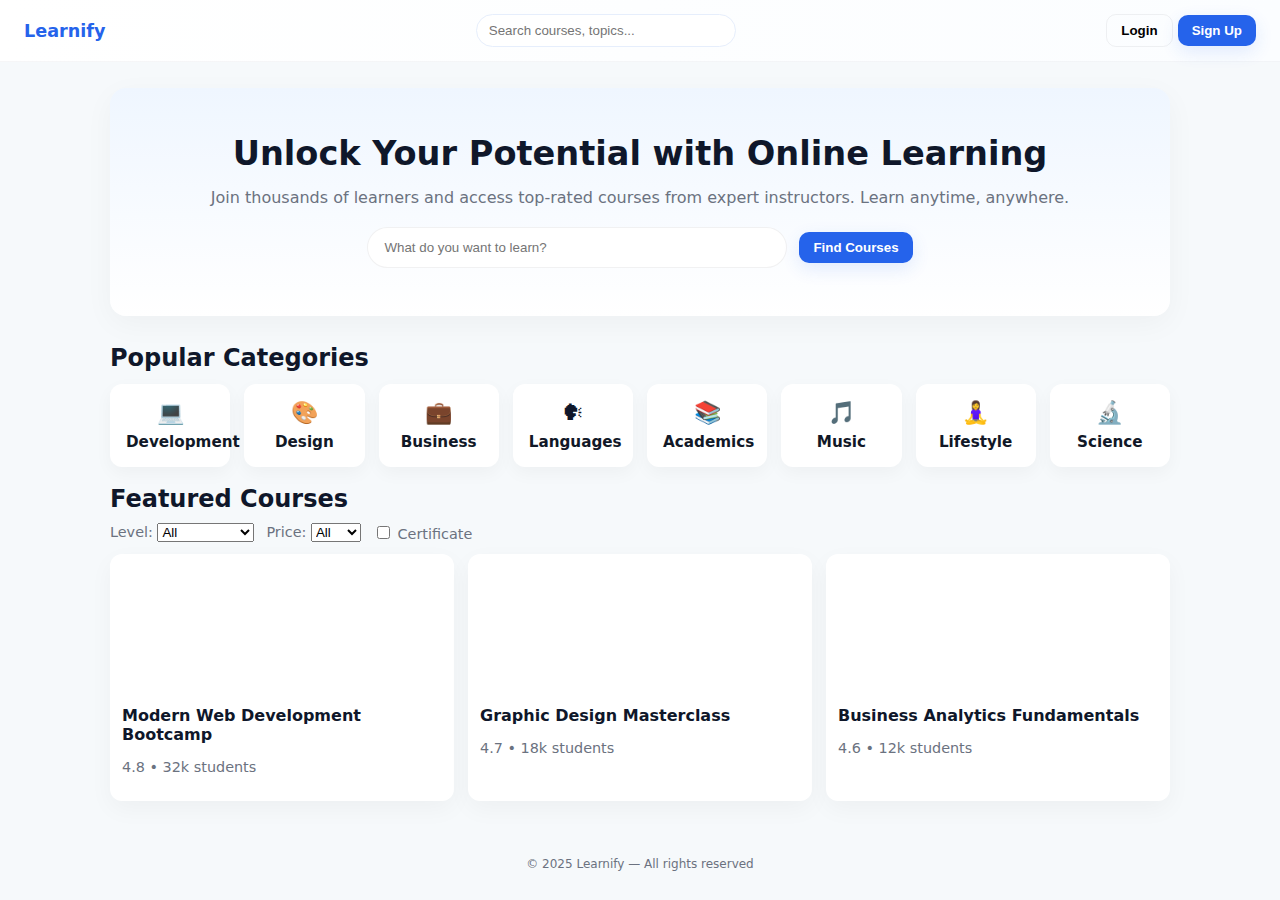
<file: Capstone Project/index.html>
<!doctype html>
<html lang="en">
<head>
  <meta charset="utf-8" />
  <meta name="viewport" content="width=device-width,initial-scale=1" />
  <title>Learnify — Hero & Courses</title>
  <link rel="stylesheet" href="style.css" />
</head>
<body>
  <header class="topbar">
    <div class="brand">Learnify</div>
    <div class="search">
      <input type="search" placeholder="Search courses, topics..." aria-label="Search courses"/>
    </div>
    <div class="auth">
      <button class="btn ghost">Login</button>
      <button class="btn primary">Sign Up</button>
    </div>
  </header>

  <main>
    <section class="hero">
      <div class="hero-inner">
        <h1>Unlock Your Potential with Online Learning</h1>
        <p class="lead">Join thousands of learners and access top-rated courses from expert instructors. Learn anytime, anywhere.</p>

        <form class="hero-search" onsubmit="return false">
          <input type="text" placeholder="What do you want to learn?" aria-label="What do you want to learn?">
          <button class="btn primary">Find Courses</button>
        </form>
      </div>
    </section>

    <section class="categories">
      <h2>Popular Categories</h2>
      <div class="grid categories-grid">
        <div class="cat">
          <div class="icon">💻</div>
          <div class="label">Development</div>
        </div>
        <div class="cat">
          <div class="icon">🎨</div>
          <div class="label">Design</div>
        </div>
        <div class="cat">
          <div class="icon">💼</div>
          <div class="label">Business</div>
        </div>
        <div class="cat">
          <div class="icon">🗣</div>
          <div class="label">Languages</div>
        </div>
        <div class="cat">
          <div class="icon">📚</div>
          <div class="label">Academics</div>
        </div>
        <div class="cat">
          <div class="icon">🎵</div>
          <div class="label">Music</div>
        </div>
        <div class="cat">
          <div class="icon">🧘‍♀</div>
          <div class="label">Lifestyle</div>
        </div>
        <div class="cat">
          <div class="icon">🔬</div>
          <div class="label">Science</div>
        </div>
      </div>
    </section>

    <section class="featured">
      <h2>Featured Courses</h2>

      <div class="controls">
        <label>Level:
          <select>
            <option>All</option>
            <option>Beginner</option>
            <option>Intermediate</option>
            <option>Advanced</option>
          </select>
        </label>
        <label>Price:
          <select>
            <option>All</option>
            <option>Free</option>
            <option>Paid</option>
          </select>
        </label>
        <label class="chk">
          <input type="checkbox"> Certificate
        </label>
      </div>

      <div class="grid courses-grid">
        <article class="card">
          <div class="thumb" style="background-image: url('https://picsum.photos/seed/web/600/300')"></div>
          <div class="card-body">
            <h3>Modern Web Development Bootcamp</h3>
            <p class="meta">4.8 • 32k students</p>
          </div>
        </article>

        <article class="card">
          <div class="thumb" style="background-image: url('https://picsum.photos/seed/design/600/300')"></div>
          <div class="card-body">
            <h3>Graphic Design Masterclass</h3>
            <p class="meta">4.7 • 18k students</p>
          </div>
        </article>

        <article class="card">
          <div class="thumb" style="background-image: url('https://picsum.photos/seed/code/600/300')"></div>
          <div class="card-body">
            <h3>Business Analytics Fundamentals</h3>
            <p class="meta">4.6 • 12k students</p>
          </div>
        </article>
      </div>
    </section>
  </main>

  <footer class="site-footer">
    <small>© 2025 Learnify — All rights reserved</small>
  </footer>
</body>
</html>
</file>
<file: Capstone Project/style.css>
:root{
  --bg:#f6f9fb;
  --card:#ffffff;
  --muted:#6b7280;
  --primary:#2563eb;
  --radius:12px;
  --container:1100px;
}

*{box-sizing:border-box}
html,body{height:100%}
body{
  margin:0;
  font-family:Inter,system-ui,Segoe UI,Roboto,"Helvetica Neue",Arial;
  background:var(--bg);
  color:#0f172a;
  -webkit-font-smoothing:antialiased;
}

/* --- TOPBAR --- */
.topbar{
  display:flex;align-items:center;justify-content:space-between;
  padding:14px 24px;
  background:linear-gradient(90deg,#fff,#fbfdff);
  border-bottom:1px solid rgba(15,23,42,0.04);
}
.brand{
  font-weight:700;
  color:var(--primary);
  font-size:1.1rem;
  transition:.25s;
}
.brand:hover{
  opacity:.8;
}

.search input{
  min-width:260px;
  padding:8px 12px;
  border-radius:999px;
  border:1px solid #e6eefc;
  outline:none;
  background:#fff;
  transition:.25s;
}
.search input:hover{
  border-color:#cad8f9;
}
.search input:focus{
  border-color:var(--primary);
  box-shadow:0 0 0 3px rgba(37,99,235,.18);
}

/* --- BUTTONS --- */
.btn{
  padding:8px 14px;
  border-radius:10px;
  border:0;
  font-weight:600;
  cursor:pointer;
  transition:.25s;
}
.btn.ghost{
  background:transparent;
  border:1px solid rgba(15,23,42,.06);
}
.btn.ghost:hover{
  background:#f1f5ff;
}

.btn.primary{
  background:var(--primary);
  color:#fff;
  box-shadow:0 6px 18px rgba(37,99,235,0.12);
}
.btn.primary:hover{
  opacity:.9;
  transform:translateY(-2px);
  box-shadow:0 10px 24px rgba(37,99,235,0.16);
}

main{max-width:var(--container);margin:26px auto;padding:0 20px}

/* --- HERO --- */
.hero{
  background:linear-gradient(180deg,#eff6ff 0%,#ffffff 100%);
  border-radius:16px;
  padding:48px 28px;
  margin-bottom:28px;
  box-shadow:0 8px 30px rgba(2,6,23,0.04);
}
.hero-inner{max-width:900px;margin:0 auto;text-align:center}
.hero h1{margin:0 0 10px;font-size:2.1rem;line-height:1.08}
.lead{color:var(--muted);margin-bottom:20px}

.hero-search{
  display:flex;
  gap:12px;
  justify-content:center;
  align-items:center;
}
.hero-search input{
  width:420px;padding:12px 16px;border-radius:999px;
  border:1px solid rgba(15,23,42,.06);
  transition:.25s;
}
.hero-search input:hover{
  border-color:#cad8f9;
}
.hero-search input:focus{
  border-color:var(--primary);
  box-shadow:0 0 0 3px rgba(37,99,235,.18);
}

/* --- CATEGORIES --- */
.categories{margin:18px 0}
.categories h2{margin:0 0 12px}

.grid{display:grid;gap:14px}
.categories-grid{grid-template-columns:repeat(auto-fit,minmax(120px,1fr))}

.cat{
  background:var(--card);
  padding:16px;
  border-radius:12px;
  text-align:center;
  box-shadow:0 6px 18px rgba(2,6,23,0.04);
  cursor:pointer;
  transition:.25s;
}
.cat:hover{
  transform:translateY(-6px);
  box-shadow:0 12px 24px rgba(2,6,23,0.1);
  background:#f8fbff;
}
.cat .icon{font-size:22px;display:block;margin-bottom:8px}
.cat .label{font-weight:600;color:#111827;font-size:0.95rem}

/* --- FEATURED COURSES --- */
.featured h2{margin:10px 0}
.controls{
  display:flex;
  gap:12px;align-items:center;
  margin-bottom:12px;
}
.controls label{font-size:0.9rem;color:var(--muted)}

.courses-grid{grid-template-columns:repeat(auto-fit,minmax(250px,1fr))}

.card{
  background:var(--card);
  border-radius:12px;
  overflow:hidden;
  box-shadow:0 8px 24px rgba(2,6,23,0.04);
  display:flex;
  flex-direction:column;
  cursor:pointer;
  transition:.25s;
}
.card:hover{
  transform:translateY(-8px);
  box-shadow:0 14px 32px rgba(2,6,23,0.12);
}

.thumb{height:140px;background-size:cover;background-position:center}
.card-body{padding:12px}
.card-body h3{margin:0 0 6px;font-size:1rem}
.meta{color:var(--muted);font-size:0.9rem}

/* --- FOOTER --- */
.site-footer{
  text-align:center;
  padding:28px 8px;
  color:var(--muted);
  font-size:0.9rem;
}

/* --- RESPONSIVE --- */
@media (max-width:720px){
  .hero h1{font-size:1.5rem}
  .hero-search input{width:100%}
  .search input{display:none}
}
</file>
